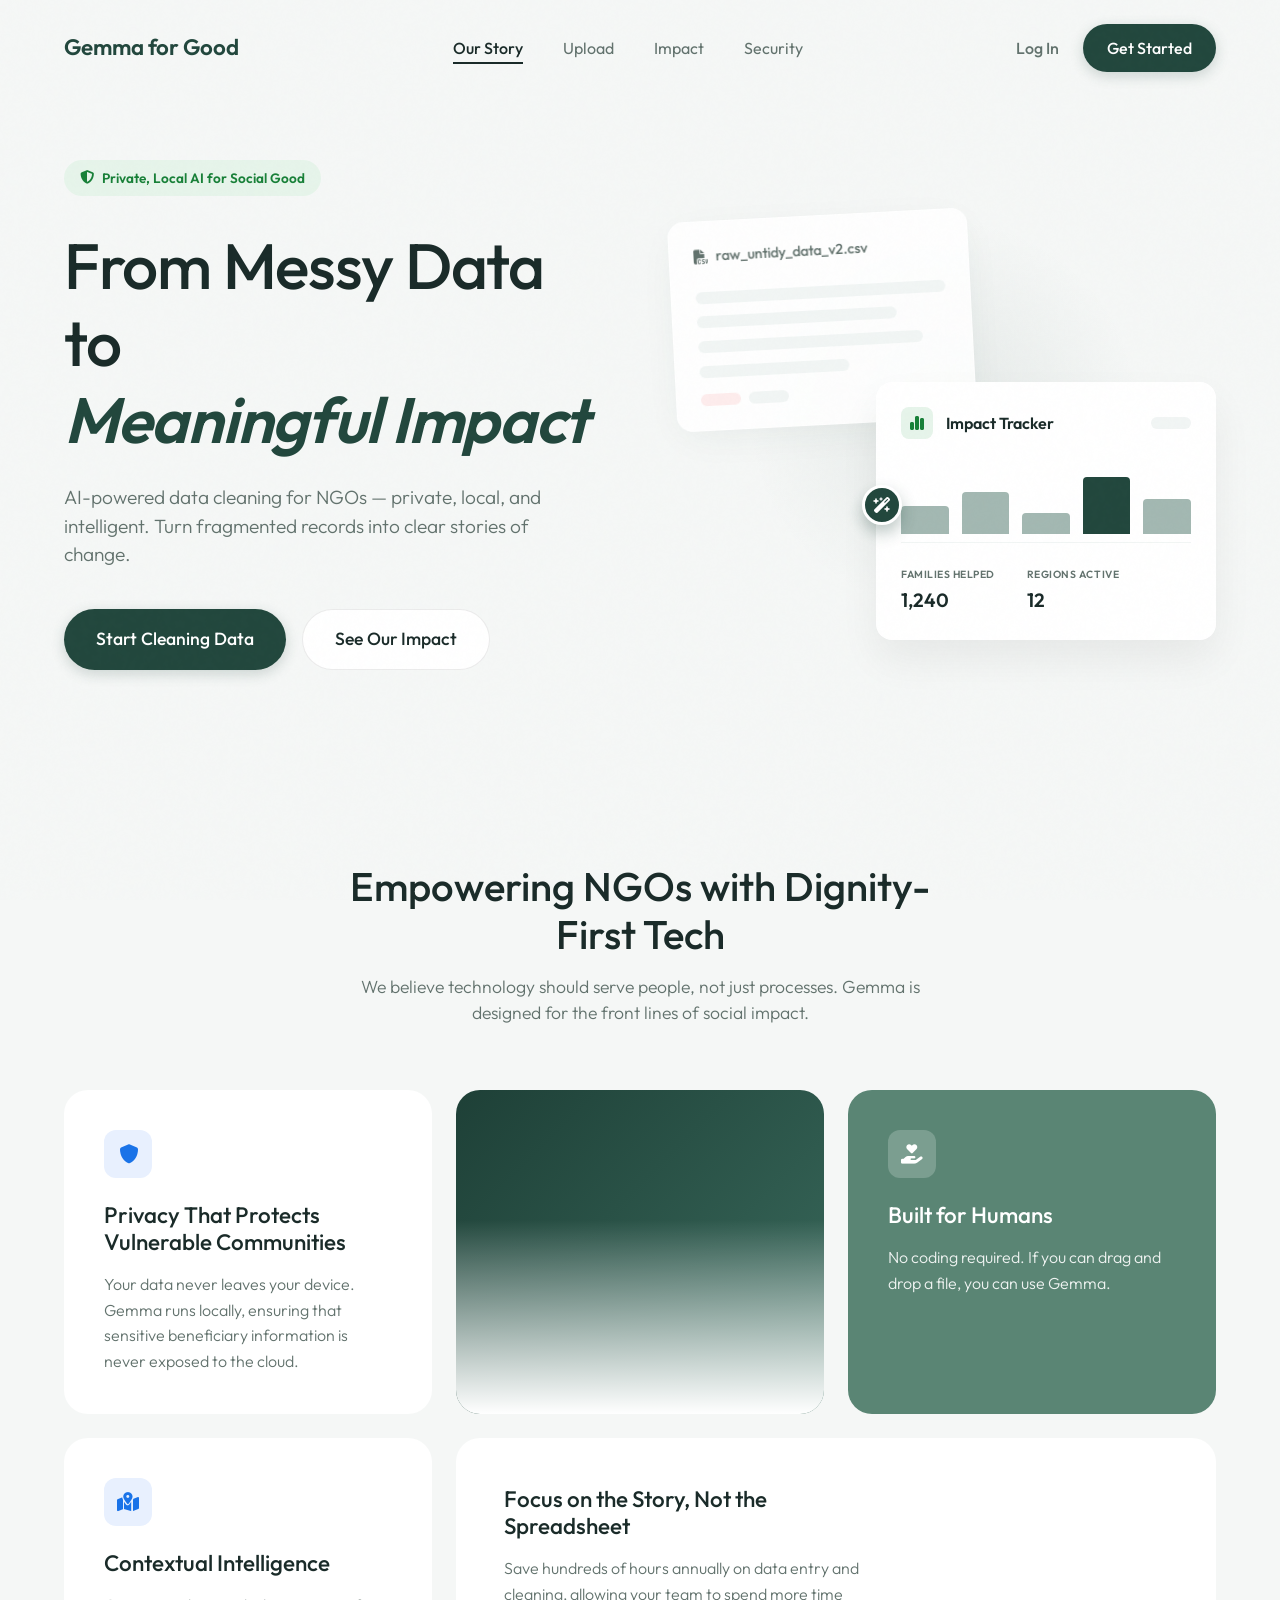
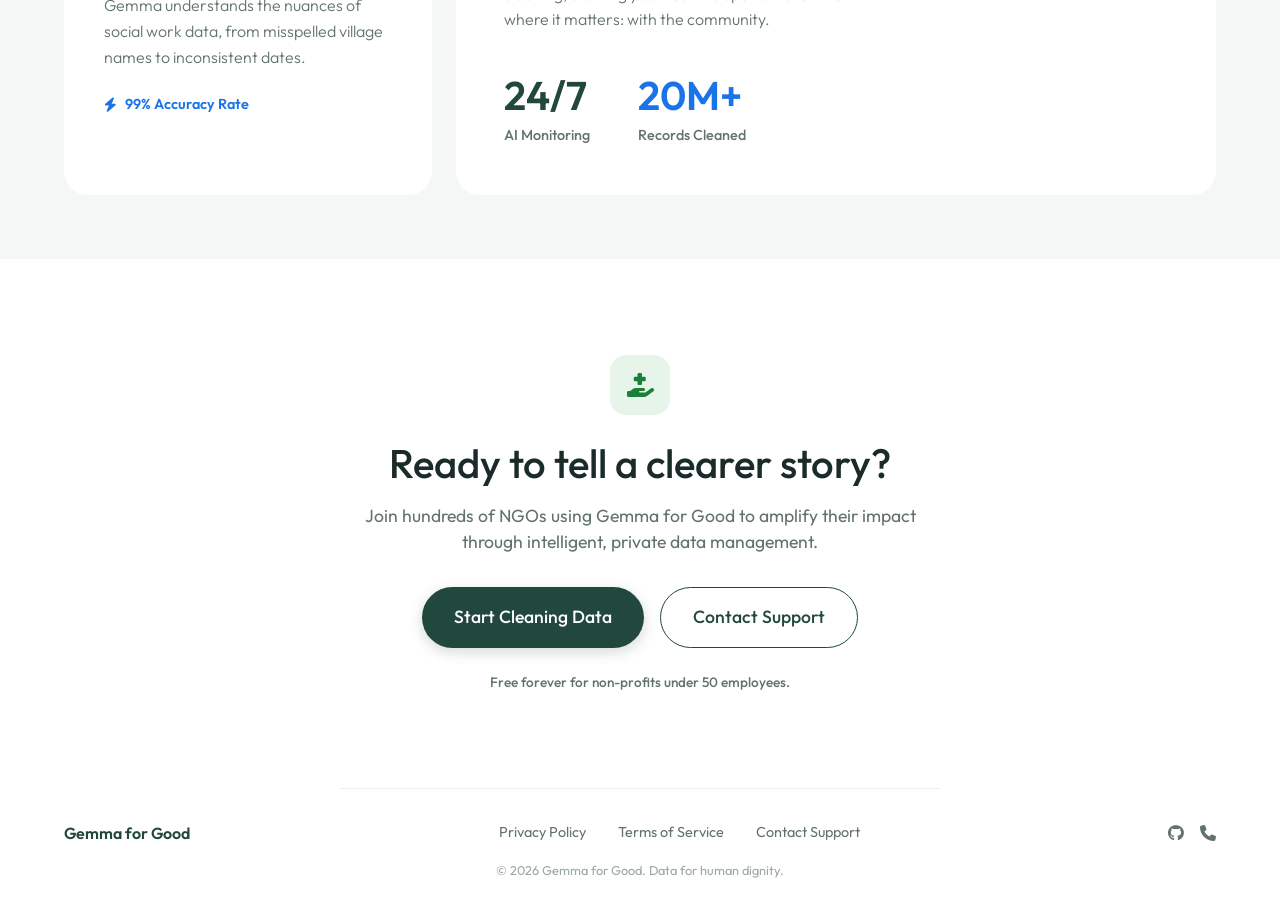
<file: public/index.html>
<!DOCTYPE html>
<html lang="en">
<head>
    <meta charset="UTF-8">
    <meta name="viewport" content="width=device-width, initial-scale=1.0">
    <title>Gemma for Good - AI Data Cleaning for NGOs</title>
    <!-- Use Google Fonts: Outfit for a modern, friendly tech feel -->
    <link href="https://fonts.googleapis.com/css2?family=Outfit:wght@300;400;500;600;700&display=swap" rel="stylesheet">
    <link rel="stylesheet" href="landing.css">
    <!-- Font Awesome for icons -->
    <link rel="stylesheet" href="https://cdnjs.cloudflare.com/ajax/libs/font-awesome/6.4.0/css/all.min.css">
</head>
<body>
    <div class="noise-overlay"></div>
    
    <!-- Navbar -->
    <nav class="navbar">
        <div class="nav-brand">
            <span class="logo-text">Gemma for Good</span>
        </div>
        <div class="nav-links">
            <a href="#" class="active">Our Story</a>
            <a href="/ui/dashboard.html">Upload</a>
            <a href="/ui/impact.html">Impact</a>
            <a href="#">Security</a>
        </div>
        <div class="nav-actions">
            <a href="#" class="login-link">Log In</a>
            <a href="/ui/dashboard.html" class="btn btn-primary">Get Started</a>
        </div>
    </nav>

    <!-- Hero Section -->
    <header class="hero">
        <div class="hero-content">
            <div class="badge">
                <i class="fa-solid fa-shield-halved"></i> Private, Local AI for Social Good
            </div>
            <h1>From Messy Data to <br><span class="highlight">Meaningful Impact</span></h1>
            <p>AI-powered data cleaning for NGOs — private, local, and intelligent. Turn fragmented records into clear stories of change.</p>
            <div class="hero-buttons">
                <a href="/ui/dashboard.html" class="btn btn-primary btn-large">Start Cleaning Data</a>
                <a href="#" class="btn btn-secondary btn-large">See Our Impact</a>
            </div>
        </div>
        
        <div class="hero-graphics">
            <!-- Background glow behind graphics -->
            <div class="hero-glow"></div>
            
            <!-- Mockup Graphics built with CSS/HTML -->
            <div class="mockup-card doc-mockup float-animation-1">
                <div class="mockup-header">
                    <i class="fa-solid fa-file-csv"></i> raw_untidy_data_v2.csv
                </div>
                <div class="mockup-body">
                    <div class="skeleton-line"></div>
                    <div class="skeleton-line" style="width: 80%"></div>
                    <div class="skeleton-line" style="width: 90%"></div>
                    <div class="skeleton-line" style="width: 60%"></div>
                    <div class="skeleton-row">
                        <div class="skeleton-pill error"></div>
                        <div class="skeleton-pill"></div>
                    </div>
                </div>
            </div>
            
            <div class="mockup-card chart-mockup float-animation-2">
                <div class="mockup-header-flex">
                    <div class="icon-circle"><i class="fa-solid fa-chart-simple"></i></div>
                    <span class="chart-title">Impact Tracker</span>
                    <div class="skeleton-line short-right"></div>
                </div>
                <div class="chart-bars">
                    <div class="bar h-40"></div>
                    <div class="bar h-60"></div>
                    <div class="bar h-30"></div>
                    <div class="bar h-80 dark"></div>
                    <div class="bar h-50"></div>
                </div>
                <div class="chart-stats">
                    <div class="stat">
                        <span class="label">FAMILIES HELPED</span>
                        <span class="value">1,240</span>
                    </div>
                    <div class="stat">
                        <span class="label">REGIONS ACTIVE</span>
                        <span class="value">12</span>
                    </div>
                </div>
                
                <!-- Magic wand icon overlapping -->
                <div class="magic-icon-badge hover-pulse">
                    <i class="fa-solid fa-wand-magic-sparkles"></i>
                </div>
            </div>
        </div>
    </header>

    <!-- Features Section -->
    <section class="features">
        <div class="section-header">
            <h2>Empowering NGOs with Dignity-First Tech</h2>
            <p>We believe technology should serve people, not just processes. Gemma is designed for the front lines of social impact.</p>
        </div>

        <div class="feature-grid">
            <!-- Feature 1 -->
            <div class="feature-card f-privacy hover-lift">
                <div class="icon-wrapper blue-icon">
                    <i class="fa-solid fa-shield"></i>
                </div>
                <h3>Privacy That Protects Vulnerable Communities</h3>
                <p>Your data never leaves your device. Gemma runs locally, ensuring that sensitive beneficiary information is never exposed to the cloud.</p>
            </div>
            
            <!-- Feature 2 (Image overlay style) -->
            <div class="feature-card f-image hover-lift">
                <!-- Utilizing CSS gradients for a forest abstract look if image is missing -->
                <div class="image-bg abstract-forest"></div>
                <div class="glass-overlay">
                    <div class="leaf-shape"></div>
                </div>
            </div>
            
            <!-- Feature 3 (Solid Green) -->
            <div class="feature-card f-humans dark-bg hover-lift">
                <div class="icon-wrapper white-icon">
                    <i class="fa-solid fa-hand-holding-heart"></i>
                </div>
                <h3>Built for Humans</h3>
                <p>No coding required. If you can drag and drop a file, you can use Gemma.</p>
            </div>
            
            <!-- Feature 4 -->
            <div class="feature-card f-context hover-lift">
                <div class="icon-wrapper blue-icon">
                    <i class="fa-solid fa-map-location-dot"></i>
                </div>
                <h3>Contextual Intelligence</h3>
                <p>Gemma understands the nuances of social work data, from misspelled village names to inconsistent dates.</p>
                <div class="accuracy-badge">
                    <i class="fa-solid fa-bolt"></i> 99% Accuracy Rate
                </div>
            </div>
            
            <!-- Feature 5 -->
            <div class="feature-card f-story wide-card hover-lift">
                <div class="story-content">
                    <h3>Focus on the Story, Not the Spreadsheet</h3>
                    <p>Save hundreds of hours annually on data entry and cleaning, allowing your team to spend more time where it matters: with the community.</p>
                    <div class="stats-row">
                        <div class="stat-item">
                            <span class="big-num">24/7</span>
                            <span class="stat-label">AI Monitoring</span>
                        </div>
                        <div class="stat-item">
                            <span class="big-num highlight-num">20M+</span>
                            <span class="stat-label">Records Cleaned</span>
                        </div>
                    </div>
                </div>
                <div class="story-image abstract-people"></div>
            </div>
        </div>
    </section>

    <!-- Testimonial Section -->
    <!-- <section class="testimonial-section">
        <div class="testimonial-card">
            <div class="quote-mark">"</div>
            <blockquote>
                Before Gemma, our staff spent 20 hours a week just fixing spreadsheets. Now, they're in the field with families, and we have the data to prove our impact to donors in real-time.
            </blockquote>
            <div class="author-info">
                <div class="avatar">
                    <img src="https://ui-avatars.com/api/?name=Sarah+Jenkins&background=22473D&color=fff&size=120&font-size=0.33" alt="Sarah Jenkins">
                </div>
                <div class="author-details">
                    <span class="name">Sarah Jenkins</span>
                    <span class="title">Executive Director, Clean Water Initiative</span>
                </div>
            </div>
        </div>
    </section> -->

    <!-- CTA & Footer -->
    <footer class="site-footer">
        <div class="footer-cta">
            <div class="cta-icon-wrapper">
                <i class="fa-solid fa-hand-holding-medical"></i>
            </div>
            <h2>Ready to tell a clearer story?</h2>
            <p>Join hundreds of NGOs using Gemma for Good to amplify their impact through intelligent, private data management.</p>
            <div class="cta-buttons">
                <a href="/ui/dashboard.html" class="btn btn-primary btn-large">Start Cleaning Data</a>
                <a href="mailto:devritika.gaur@gmail.com" class="btn btn-outline btn-large">Contact Support</a>
            </div>
            <p class="free-tier-note">Free forever for non-profits under 50 employees.</p>
        </div>
        
        <div class="footer-bottom">
            <div class="footer-brand">Gemma for Good</div>
            <div class="footer-links">
                <a href="#">Privacy Policy</a>
                <a href="#">Terms of Service</a>
                <a href="mailto:devritika.gaur@gmail.com">Contact Support</a>
            </div>
            <div class="footer-social">
                <a href="https://github.com/GaurRitika" target="_blank" title="GitHub: GaurRitika"><i class="fa-brands fa-github"></i></a>
                <a href="tel:+917905636064" title="Call: +91 7905636064"><i class="fa-solid fa-phone"></i></a>
            </div>
        </div>
        <div class="copyright">
            &copy; 2026 Gemma for Good. Data for human dignity.
        </div>
    </footer>
</body>
</html>
</file>
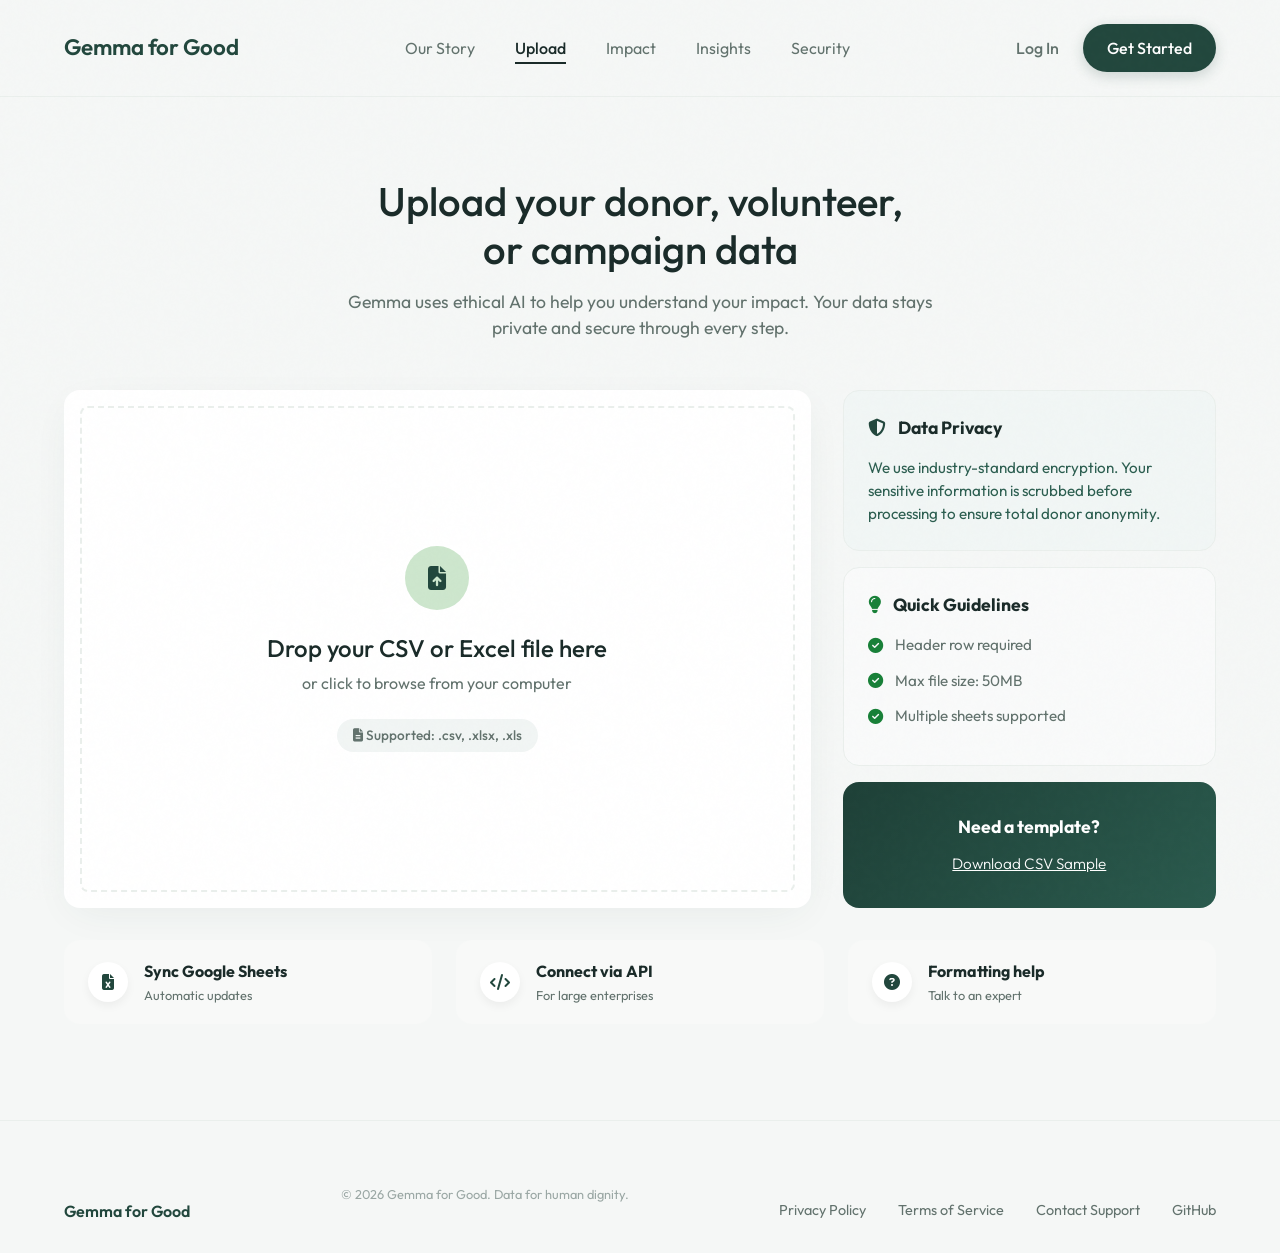
<file: public/dashboard.html>
<!DOCTYPE html>
<html lang="en">
<head>
    <meta charset="UTF-8">
    <meta name="viewport" content="width=device-width, initial-scale=1.0">
    <title>Upload - Gemma for Good</title>
    <!-- Use Google Fonts -->
    <link href="https://fonts.googleapis.com/css2?family=Outfit:wght@300;400;500;600;700&display=swap" rel="stylesheet">
    <link rel="stylesheet" href="landing.css">
    <!-- Font Awesome for icons -->
    <link rel="stylesheet" href="https://cdnjs.cloudflare.com/ajax/libs/font-awesome/6.4.0/css/all.min.css">
</head>
<body>
    <div class="noise-overlay"></div>
    
    <!-- Navbar -->
    <nav class="navbar border-bottom">
        <div class="nav-brand">
            <span class="logo-text">Gemma for Good</span>
        </div>
        <div class="nav-links">
            <a href="/ui/index.html">Our Story</a>
            <a href="/ui/dashboard.html" class="active">Upload</a>
            <a href="/ui/impact.html">Impact</a>
            <a href="#" id="nav-insights">Insights</a>
            <a href="#">Security</a>
        </div>
        <div class="nav-actions">
            <a href="#" class="login-link">Log In</a>
            <a href="/ui/index.html" class="btn btn-primary">Get Started</a>
        </div>
    </nav>

    <!-- Main Container -->
    <div class="app-dashboard-container">
        
        <!-- INITIAL UPLOAD VIEW -->
        <div id="upload-view">
            <!-- Hero Section -->
            <div class="upload-hero">
                <h2>Upload your donor, volunteer,<br>or campaign data</h2>
                <p>Gemma uses ethical AI to help you understand your impact. Your data stays<br>private and secure through every step.</p>
            </div>

            <!-- Upload Grid -->
            <div class="upload-grid">
                <!-- Dropzone Area -->
                <div class="upload-main-card">
                    <div id="dropzone" class="dropzone-area">
                        <input type="file" id="csv-upload" accept=".csv" style="opacity: 0; position: absolute; width: 0; height: 0; z-index: -1;">
                        
                        <div class="upload-icon-circle">
                            <i class="fa-solid fa-file-arrow-up"></i>
                        </div>
                        
                        <h3 id="dropzone-title">Drop your CSV or Excel file here</h3>
                        <p id="dropzone-text" class="dropzone-sub">or click to browse from your computer</p>
                        
                        <div class="supported-pill">
                            <i class="fa-solid fa-file-lines"></i> Supported: .csv, .xlsx, .xls
                        </div>
                        
                        <label for="csv-upload" class="hidden-label-overlay"></label>
                        
                        <!-- The start button that will appear after upload -->
                        <div id="start-action-container" class="hidden mt-3">
                            <button id="start-btn" class="btn btn-primary btn-large">Start Cleaning Data</button>
                        </div>
                    </div>
                </div>

                <!-- Sidebar Cards -->
                <div class="upload-sidebar">
                    <!-- Privacy Card -->
                    <div class="sidebar-card privacy-card">
                        <div class="card-header">
                            <i class="fa-solid fa-shield-halved"></i> <h4>Data Privacy</h4>
                        </div>
                        <p>We use industry-standard encryption. Your sensitive information is scrubbed before processing to ensure total donor anonymity.</p>
                    </div>

                    <!-- Guidelines Card -->
                    <div class="sidebar-card guidelines-card">
                        <div class="card-header">
                            <i class="fa-solid fa-lightbulb icon-green"></i> <h4>Quick Guidelines</h4>
                        </div>
                        <ul class="guidelines-list">
                            <li><i class="fa-solid fa-circle-check"></i> Header row required</li>
                            <li><i class="fa-solid fa-circle-check"></i> Max file size: 50MB</li>
                            <li><i class="fa-solid fa-circle-check"></i> Multiple sheets supported</li>
                        </ul>
                    </div>

                    <!-- Template Card -->
                    <div class="sidebar-card template-card">
                        <div class="template-overlay">
                            <h4>Need a template?</h4>
                            <a href="/ui/sample.csv" download="SUPER_MESSY_NGO_DONORS.csv" class="template-link">Download CSV Sample</a>
                        </div>
                    </div>
                </div>
            </div>

            <!-- Integrations Row -->
            <div class="integrations-row">
                <div class="integration-card">
                    <div class="int-icon"><i class="fa-solid fa-file-excel"></i></div>
                    <div class="int-text">
                        <h4>Sync Google Sheets</h4>
                        <p>Automatic updates</p>
                    </div>
                </div>
                <div class="integration-card">
                    <div class="int-icon"><i class="fa-solid fa-code"></i></div>
                    <div class="int-text">
                        <h4>Connect via API</h4>
                        <p>For large enterprises</p>
                    </div>
                </div>
                <div class="integration-card">
                    <div class="int-icon"><i class="fa-solid fa-circle-question"></i></div>
                    <div class="int-text">
                        <h4>Formatting help</h4>
                        <p>Talk to an expert</p>
                    </div>
                </div>
            </div>
        </div>

        <!-- HIDDEN WORKSPACE VIEW (Processing state) -->
        <main id="workspace-view" class="processing-container hidden">
            <div class="processing-layout">
                <!-- Left: Hero & Animated Progress Card -->
                <div class="processing-left slide-up">
                    <div class="copilot-badge">
                        <i class="fa-solid fa-wand-magic-sparkles"></i> AI COPILOT ACTIVE
                    </div>
                    
                    <h2 class="processing-hero-title">Refining your impact data for<br>maximum dignity.</h2>
                    <p class="processing-hero-sub">Gemma is working behind the scenes to ensure your dataset is clean, ethical, and ready for reporting. This process reduces human bias and manual labor.</p>
                    
                    <div class="progress-card">
                        <div class="progress-schema-badge">
                            <span class="dot green-dot"></span> JSON_SCHEMA_VALID
                        </div>
                        
                        <div class="pulsing-circle-container">
                            <div class="pulse-ring"></div>
                            <div class="pulse-ring delay"></div>
                            <div class="circle-core">
                                <i class="fa-solid fa-chart-line"></i>
                            </div>
                        </div>
                        
                        <h3 class="progress-title">Processing Records</h3>
                        <p class="progress-sub">Estimated time remaining: <span id="time-remaining">12</span> seconds</p>
                        
                        <div class="progress-bar-wrapper">
                            <div class="progress-fill" id="main-progress-fill"></div>
                        </div>
                        
                        <div class="encryption-badge">
                            <i class="fa-solid fa-lock"></i> AES-256 ENCRYPTED
                        </div>
                    </div>
                </div>

                <!-- Right: Processing Pipeline -->
                <div class="processing-right slide-up delay-1">
                    <div class="pipeline-card">
                        <h3 class="pipeline-title">Processing Pipeline</h3>
                        
                        <ul class="pipeline-timeline" id="pipeline-timeline">
                            <!-- Steps will be updated via JS -->
                            <li class="timeline-step pending" id="step-1">
                                <div class="step-icon"><i class="fa-solid fa-check"></i></div>
                                <div class="step-content">
                                    <h4>Analyzing dataset structure...</h4>
                                    <p>Schema detection in progress.</p>
                                </div>
                            </li>
                            
                            <li class="timeline-step pending" id="step-2">
                                <div class="step-icon"><i class="fa-solid fa-check"></i></div>
                                <div class="step-content">
                                    <h4>Detecting duplicates...</h4>
                                    <p>Waiting for analysis.</p>
                                </div>
                            </li>
                            
                            <li class="timeline-step pending" id="step-3">
                                <div class="step-icon"><i class="fa-solid fa-rotate"></i></div>
                                <div class="step-content">
                                    <h4>Fixing missing values...</h4>
                                    <p>Waiting for analysis.</p>
                                </div>
                            </li>
                            
                            <li class="timeline-step pending" id="step-4">
                                <div class="step-icon"><i class="fa-solid fa-hourglass-half"></i></div>
                                <div class="step-content">
                                    <h4>Standardizing formats...</h4>
                                    <p>Waiting for analysis.</p>
                                </div>
                            </li>
                        </ul>
                        
                        <div class="insight-box">
                            <i class="fa-solid fa-lightbulb"></i>
                            <div class="insight-content">
                                <h5>Gemma's Insight</h5>
                                <p id="gemma-insight-text">Analyzing dataset patterns to provide recommendations.</p>
                            </div>
                        </div>
                    </div>
                </div>
            </div>

            <!-- LIVE TABLE VIEW (Shown during processing) -->
            <div class="live-table-section slide-up delay-2" style="margin-top: 2rem;">
                <div class="table-card">
                    <div class="comp-header">
                        <span class="dot blue-dot" style="background-color: var(--accent-blue);"></span> <h4>Live Dataset Processing View</h4> <span class="comp-sub">Updating from Gemma...</span>
                    </div>
                    <div class="comp-table-wrapper" id="live-table-container">
                        <table id="live-table"></table>
                    </div>
                </div>
            </div>
        </main>

        <!-- HIDDEN RESULTS VIEW (Shown when processing is fully done) -->
        <main id="results-view" class="results-container hidden">
            <div class="results-hero">
                <h2>Cleaning Results</h2>
                <p>Your data has been processed using Gemma's specialized social impact models.<br>Below is the summary of improvements and the reconciled dataset.</p>
            </div>
            
            <!-- Summary Cards -->
            <div class="summary-cards-row">
                <div class="summary-card">
                    <div class="card-top">
                        <i class="fa-solid fa-copy summary-icon"></i>
                        <span class="pill pill-green">OPTIMIZED</span>
                    </div>
                    <div class="card-label">DUPLICATES REMOVED</div>
                    <div class="card-value"><span id="dupes-count">1,248</span> <span class="val-sub">entries</span></div>
                </div>
                
                <div class="summary-card">
                    <div class="card-top">
                        <i class="fa-solid fa-pen-to-square summary-icon"></i>
                        <span class="pill pill-blue">RESOLVED</span>
                    </div>
                    <div class="card-label">MISSING VALUES FIXED</div>
                    <div class="card-value"><span id="missing-count">4,912</span> <span class="val-sub">cells</span></div>
                </div>
                
                <div class="summary-card">
                    <div class="card-top">
                        <i class="fa-solid fa-arrow-trend-up summary-icon"></i>
                        <span class="pill pill-light-green">+24.5%</span>
                    </div>
                    <div class="card-label">DATA QUALITY IMPROVED</div>
                    <div class="card-value"><span id="quality-score">98.2%</span> <span class="val-sub">Total Score</span></div>
                </div>
            </div>
            
            <!-- Dataset Reconciliation Header -->
            <div class="reconciliation-header">
                <h3>Dataset Reconciliation</h3>
                <div class="recon-actions">
                    <button id="export-results-btn" class="btn btn-outline"><i class="fa-solid fa-download"></i> Export CSV</button>
                </div>
            </div>
            
            <!-- Comparison Tables -->
            <div class="comparison-grid">
                <!-- Before Table -->
                <div class="table-card before-card">
                    <div class="comp-header">
                        <span class="dot red-dot"></span> <h4>Before</h4> <span class="comp-sub" id="before-filename">Source: raw_survey_data.xls</span>
                    </div>
                    <div class="comp-table-wrapper" id="before-table-container">
                        <table id="results-raw-table"></table>
                    </div>
                </div>
                
                <!-- After Table -->
                <div class="table-card after-card">
                    <div class="comp-header">
                        <span class="dot green-dot"></span> <h4>After</h4> <span class="comp-sub green-text">Gemma Refined (AI Agent)</span>
                    </div>
                    <div class="comp-table-wrapper" id="after-table-container">
                        <table id="results-clean-table"></table>
                    </div>
                </div>
            </div>
            
            <!-- AI Intelligence Hub -->
            <div class="ai-hub-card">
                <div class="hub-left">
                    <div class="hub-title">
                        <i class="fa-solid fa-wand-magic-sparkles"></i> <h4>AI Intelligence Hub</h4>
                    </div>
                    <p>Gemma used natural language inference to map the missing "Full Name" for UID #9023 from previous interaction logs found in your shared NGO drive.</p>
                </div>
                
                <div class="hub-right">
                    <div class="hub-stat">
                        <div class="stat-label">INFERENCE CONFIDENCE</div>
                        <div class="progress-bar-container">
                            <div class="progress-bar" style="width: 94%;"></div>
                        </div>
                        <div class="stat-value">94% Average</div>
                    </div>
                    
                    <div class="hub-stat">
                        <div class="stat-label">STANDARDIZATION APPLIED</div>
                        <div class="tag-row">
                            <span class="tag">ISO-3166 Names</span>
                            <span class="tag">UTF-8 Normal</span>
                            <span class="tag">Title Case</span>
                        </div>
                    </div>
                </div>
            </div>

            <!-- NEW: DONOR IMPACT HISTORY SECTION -->
            <div id="donor-history-section" class="donor-history-container slide-up">
                <div class="reconciliation-header">
                    <h3>Donor Impact History</h3>
                    <p class="section-sub">A longitudinal view of engagement and community impact.</p>
                </div>

                <div class="history-grid" id="donor-history-grid">
                    <!-- Dynamic cards will be injected here by app.js -->
                </div>
            </div>
        </main>

    </div>
    
    <!-- Footer simplified -->
    <footer class="site-footer simple-footer">
        <div class="footer-bottom">
            <div class="footer-brand">Gemma for Good</div>
            <div class="copyright">&copy; 2026 Gemma for Good. Data for human dignity.</div>
            <div class="footer-links">
                <a href="#">Privacy Policy</a>
                <a href="#">Terms of Service</a>
                <a href="mailto:devritika.gaur@gmail.com">Contact Support</a>
                <a href="https://github.com/GaurRitika">GitHub</a>
            </div>
        </div>
    </footer>

    <script src="app.js"></script>
</body>
</html>
</file>
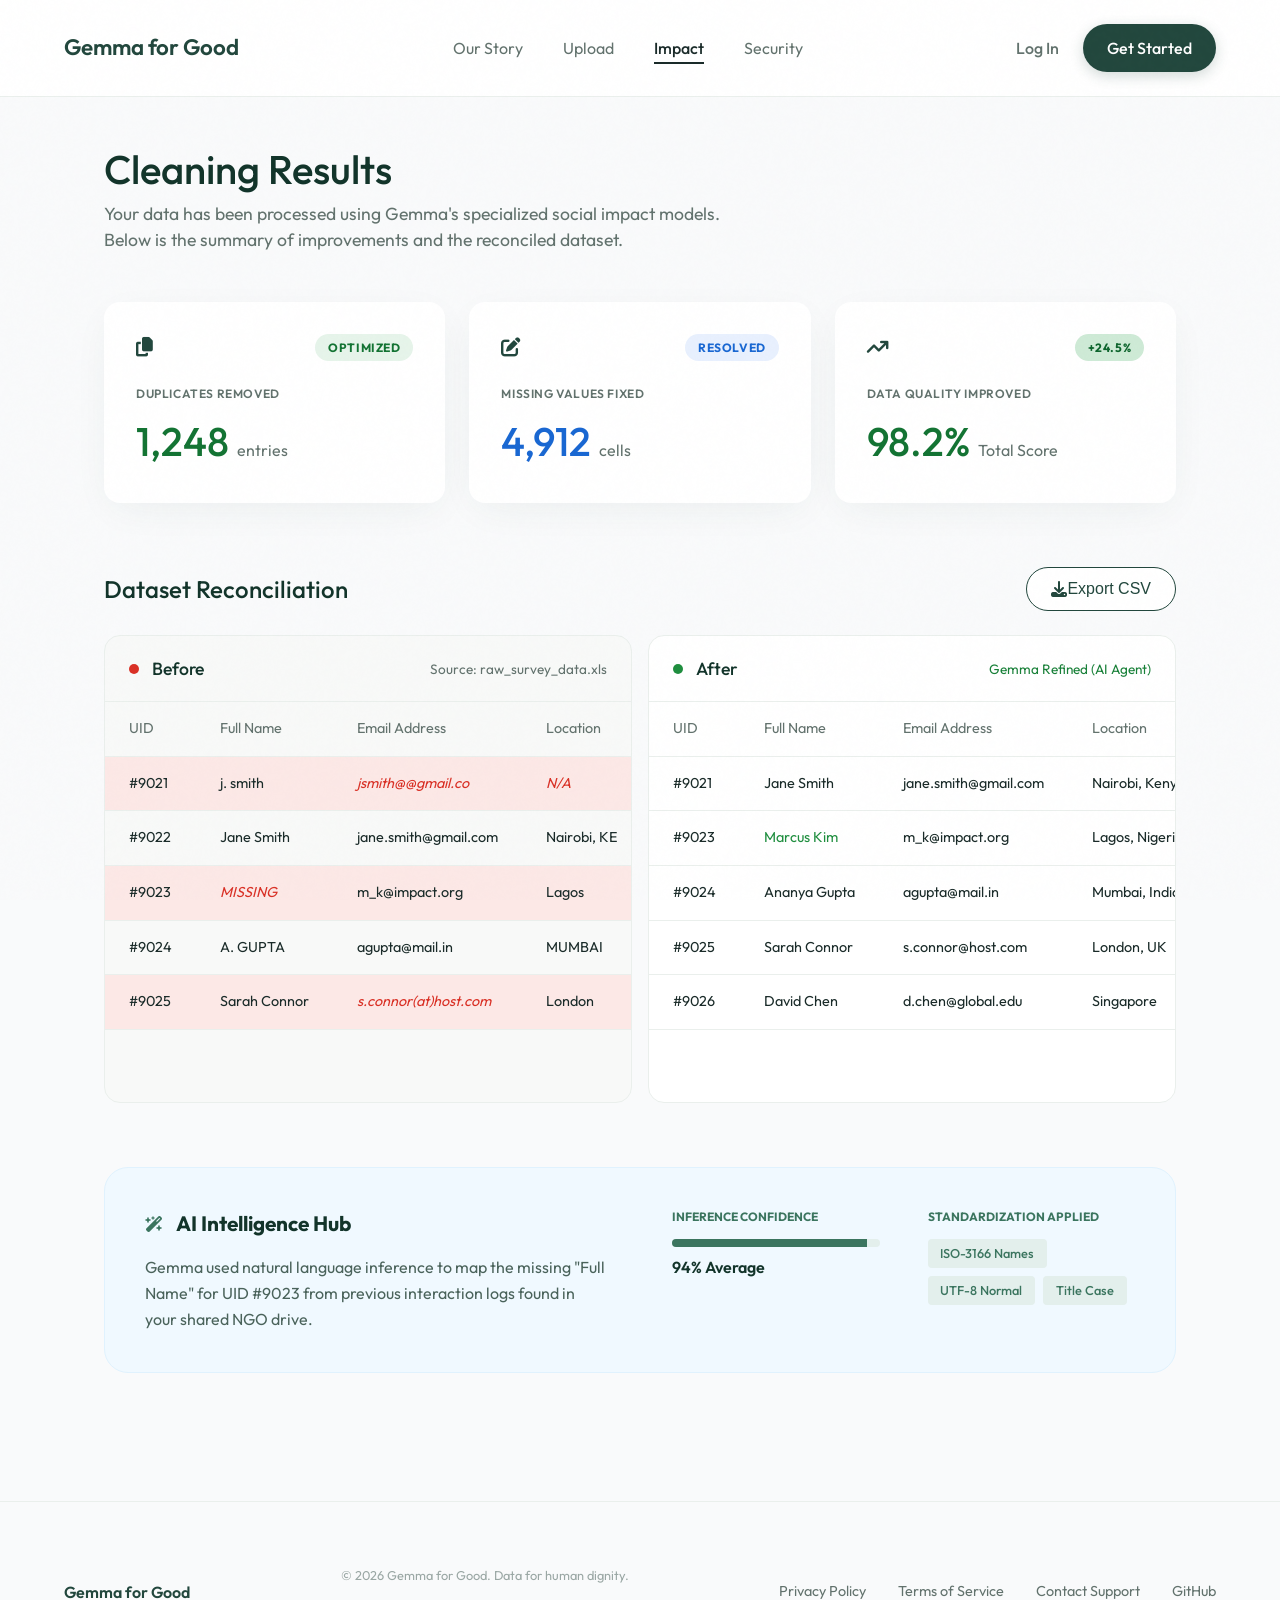
<file: public/impact.html>
<!DOCTYPE html>
<html lang="en">
<head>
    <meta charset="UTF-8">
    <meta name="viewport" content="width=device-width, initial-scale=1.0">
    <title>Impact - Gemma for Good</title>
    <!-- Use Google Fonts -->
    <link href="https://fonts.googleapis.com/css2?family=Outfit:wght@300;400;500;600;700&display=swap" rel="stylesheet">
    <link rel="stylesheet" href="landing.css">
    <!-- Font Awesome for icons -->
    <link rel="stylesheet" href="https://cdnjs.cloudflare.com/ajax/libs/font-awesome/6.4.0/css/all.min.css">
</head>
<body style="background: #F9FAFB;">
    <div class="noise-overlay"></div>
    
    <!-- Navbar -->
    <nav class="navbar border-bottom" style="background: white;">
        <div class="nav-brand">
            <span class="logo-text">Gemma for Good</span>
        </div>
        <div class="nav-links">
            <a href="/ui/index.html">Our Story</a>
            <a href="/ui/dashboard.html">Upload</a>
            <a href="#" class="active">Impact</a>
            <a href="#">Security</a>
        </div>
        <div class="nav-actions">
            <a href="#" class="login-link">Log In</a>
            <a href="/ui/dashboard.html" class="btn btn-primary">Get Started</a>
        </div>
    </nav>

    <!-- Main Container -->
    <div class="app-dashboard-container" style="max-width: 1200px; margin: 0 auto; padding-bottom: 4rem;">
        
        <!-- VISIBLE RESULTS VIEW (Static for Impact Page) -->
        <main id="results-view" class="results-container" style="animation: none;">
            <div class="results-hero">
                <h2 style="color: #12342A;">Cleaning Results</h2>
                <p>Your data has been processed using Gemma's specialized social impact models.<br>Below is the summary of improvements and the reconciled dataset.</p>
            </div>
            
            <!-- Summary Cards -->
            <div class="summary-cards-row">
                <div class="summary-card" style="background: white;">
                    <div class="card-top">
                        <i class="fa-solid fa-copy summary-icon"></i>
                        <span class="pill pill-green">OPTIMIZED</span>
                    </div>
                    <div class="card-label">DUPLICATES REMOVED</div>
                    <div class="card-value"><span id="dupes-count">1,248</span> <span class="val-sub">entries</span></div>
                </div>
                
                <div class="summary-card" style="background: white;">
                    <div class="card-top">
                        <i class="fa-solid fa-pen-to-square summary-icon"></i>
                        <span class="pill pill-blue">RESOLVED</span>
                    </div>
                    <div class="card-label">MISSING VALUES FIXED</div>
                    <div class="card-value"><span id="missing-count">4,912</span> <span class="val-sub">cells</span></div>
                </div>
                
                <div class="summary-card" style="background: white;">
                    <div class="card-top">
                        <i class="fa-solid fa-arrow-trend-up summary-icon"></i>
                        <span class="pill pill-light-green">+24.5%</span>
                    </div>
                    <div class="card-label">DATA QUALITY IMPROVED</div>
                    <div class="card-value"><span id="quality-score">98.2%</span> <span class="val-sub">Total Score</span></div>
                </div>
            </div>
            
            <!-- Dataset Reconciliation Header -->
            <div class="reconciliation-header">
                <h3 style="color: #12342A;">Dataset Reconciliation</h3>
                <div class="recon-actions">
                    <button id="export-results-btn" class="btn btn-outline" style="background: white;"><i class="fa-solid fa-download"></i> Export CSV</button>
                </div>
            </div>
            
            <!-- Comparison Tables -->
            <div class="comparison-grid">
                <!-- Before Table -->
                <div class="table-card before-card">
                    <div class="comp-header">
                        <span class="dot red-dot"></span> <h4 style="color: #12342A; font-weight: 500;">Before</h4> <span class="comp-sub" id="before-filename">Source: raw_survey_data.xls</span>
                    </div>
                    <div class="comp-table-wrapper" id="before-table-container">
                        <table style="width: 100%; border-collapse: collapse; font-size: 0.9rem;">
                            <thead>
                                <tr style="text-align: left; color: #4A635B;">
                                    <th style="padding: 1rem 1.5rem; font-weight: 400;">UID</th>
                                    <th style="padding: 1rem 1.5rem; font-weight: 400;">Full Name</th>
                                    <th style="padding: 1rem 1.5rem; font-weight: 400;">Email Address</th>
                                    <th style="padding: 1rem 1.5rem; font-weight: 400;">Location</th>
                                </tr>
                            </thead>
                            <tbody>
                                <tr class="error-row">
                                    <td style="padding: 1rem 1.5rem;">#9021</td>
                                    <td style="padding: 1rem 1.5rem;">j. smith</td>
                                    <td style="padding: 1rem 1.5rem;"><span class="error-text">jsmith@@gmail.co</span></td>
                                    <td style="padding: 1rem 1.5rem;"><span class="error-text">N/A</span></td>
                                </tr>
                                <tr>
                                    <td style="padding: 1rem 1.5rem;">#9022</td>
                                    <td style="padding: 1rem 1.5rem;">Jane Smith</td>
                                    <td style="padding: 1rem 1.5rem;">jane.smith@gmail.com</td>
                                    <td style="padding: 1rem 1.5rem;">Nairobi, KE</td>
                                </tr>
                                <tr class="error-row">
                                    <td style="padding: 1rem 1.5rem;">#9023</td>
                                    <td style="padding: 1rem 1.5rem;"><span class="error-text">MISSING</span></td>
                                    <td style="padding: 1rem 1.5rem;">m_k@impact.org</td>
                                    <td style="padding: 1rem 1.5rem;">Lagos</td>
                                </tr>
                                <tr>
                                    <td style="padding: 1rem 1.5rem;">#9024</td>
                                    <td style="padding: 1rem 1.5rem;">A. GUPTA</td>
                                    <td style="padding: 1rem 1.5rem;">agupta@mail.in</td>
                                    <td style="padding: 1rem 1.5rem;">MUMBAI</td>
                                </tr>
                                <tr class="error-row">
                                    <td style="padding: 1rem 1.5rem;">#9025</td>
                                    <td style="padding: 1rem 1.5rem;">Sarah Connor</td>
                                    <td style="padding: 1rem 1.5rem;"><span class="error-text">s.connor(at)host.com</span></td>
                                    <td style="padding: 1rem 1.5rem;">London</td>
                                </tr>
                            </tbody>
                        </table>
                    </div>
                </div>
                
                <!-- After Table -->
                <div class="table-card after-card" style="background: white;">
                    <div class="comp-header">
                        <span class="dot green-dot"></span> <h4 style="color: #12342A; font-weight: 500;">After</h4> <span class="comp-sub green-text">Gemma Refined (AI Agent)</span>
                    </div>
                    <div class="comp-table-wrapper" id="after-table-container">
                        <table style="width: 100%; border-collapse: collapse; font-size: 0.9rem;">
                            <thead>
                                <tr style="text-align: left; color: #1E8E3E;">
                                    <th style="padding: 1rem 1.5rem; font-weight: 400;">UID</th>
                                    <th style="padding: 1rem 1.5rem; font-weight: 400;">Full Name</th>
                                    <th style="padding: 1rem 1.5rem; font-weight: 400;">Email Address</th>
                                    <th style="padding: 1rem 1.5rem; font-weight: 400;">Location</th>
                                </tr>
                            </thead>
                            <tbody>
                                <tr>
                                    <td style="padding: 1rem 1.5rem;">#9021</td>
                                    <td style="padding: 1rem 1.5rem;">Jane Smith</td>
                                    <td style="padding: 1rem 1.5rem;">jane.smith@gmail.com</td>
                                    <td style="padding: 1rem 1.5rem;">Nairobi, Kenya</td>
                                </tr>
                                <tr>
                                    <td style="padding: 1rem 1.5rem;">#9023</td>
                                    <td style="padding: 1rem 1.5rem;"><span class="fixed-text">Marcus Kim</span></td>
                                    <td style="padding: 1rem 1.5rem;">m_k@impact.org</td>
                                    <td style="padding: 1rem 1.5rem;">Lagos, Nigeria</td>
                                </tr>
                                <tr>
                                    <td style="padding: 1rem 1.5rem;">#9024</td>
                                    <td style="padding: 1rem 1.5rem;">Ananya Gupta</td>
                                    <td style="padding: 1rem 1.5rem;">agupta@mail.in</td>
                                    <td style="padding: 1rem 1.5rem;">Mumbai, India</td>
                                </tr>
                                <tr>
                                    <td style="padding: 1rem 1.5rem;">#9025</td>
                                    <td style="padding: 1rem 1.5rem;">Sarah Connor</td>
                                    <td style="padding: 1rem 1.5rem;">s.connor@host.com</td>
                                    <td style="padding: 1rem 1.5rem;">London, UK</td>
                                </tr>
                                <tr>
                                    <td style="padding: 1rem 1.5rem;">#9026</td>
                                    <td style="padding: 1rem 1.5rem;">David Chen</td>
                                    <td style="padding: 1rem 1.5rem;">d.chen@global.edu</td>
                                    <td style="padding: 1rem 1.5rem;">Singapore</td>
                                </tr>
                            </tbody>
                        </table>
                    </div>
                </div>
            </div>
            
            <!-- AI Intelligence Hub -->
            <div class="ai-hub-card">
                <div class="hub-left">
                    <div class="hub-title">
                        <i class="fa-solid fa-wand-magic-sparkles"></i> <h4>AI Intelligence Hub</h4>
                    </div>
                    <p>Gemma used natural language inference to map the missing "Full Name" for UID #9023 from previous interaction logs found in your shared NGO drive.</p>
                </div>
                
                <div class="hub-right">
                    <div class="hub-stat">
                        <div class="stat-label">INFERENCE CONFIDENCE</div>
                        <div class="progress-bar-container">
                            <div class="progress-bar" style="width: 94%;"></div>
                        </div>
                        <div class="stat-value">94% Average</div>
                    </div>
                    
                    <div class="hub-stat">
                        <div class="stat-label">STANDARDIZATION APPLIED</div>
                        <div class="tag-row">
                            <span class="tag">ISO-3166 Names</span>
                            <span class="tag">UTF-8 Normal</span>
                            <span class="tag">Title Case</span>
                        </div>
                    </div>
                </div>
            </div>
        </main>

    </div>
    
    <!-- Footer -->
    <footer class="site-footer simple-footer">
        <div class="footer-bottom">
            <div class="footer-brand">Gemma for Good</div>
            <div class="copyright">&copy; 2026 Gemma for Good. Data for human dignity.</div>
            <div class="footer-links">
                <a href="#">Privacy Policy</a>
                <a href="#">Terms of Service</a>
                <a href="mailto:devritika.gaur@gmail.com">Contact Support</a>
                <a href="https://github.com/GaurRitika">GitHub</a>
            </div>
        </div>
    </footer>
</body>
</html>
</file>
<file: public/landing.css>
/* landing.css - Premium Modern Design for Gemma for Good */

:root {
    /* Color Palette */
    --primary: #22473D;
    --primary-light: #2C5E50;
    --bg: #F5F7F6;
    --card-bg: #FFFFFF;
    --text-main: #1A2B29;
    --text-muted: #62726D;
    --accent-blue-bg: #E8F0FE;
    --accent-blue: #1A73E8;
    --accent-green-bg: #E6F4EA;
    --accent-green: #188038;
    
    --shadow-soft: 0 10px 40px -10px rgba(34, 71, 61, 0.08);
    --shadow-hover: 0 20px 50px -15px rgba(34, 71, 61, 0.15);
    
    --radius-lg: 24px;
    --radius-md: 16px;
    --radius-sm: 8px;
    
    --font-main: 'Outfit', -apple-system, BlinkMacSystemFont, sans-serif;
}

* {
    margin: 0;
    padding: 0;
    box-sizing: border-box;
}

body {
    font-family: var(--font-main);
    background-color: var(--bg);
    color: var(--text-main);
    line-height: 1.5;
    overflow-x: hidden;
}

/* Subtle texture overlay */
.noise-overlay {
    position: fixed;
    top: 0; left: 0; width: 100vw; height: 100vh;
    pointer-events: none;
    z-index: 9999;
    opacity: 0.015;
    background-image: url("data:image/svg+xml,%3Csvg viewBox='0 0 200 200' xmlns='http://www.w3.org/2000/svg'%3E%3Cfilter id='noiseFilter'%3E%3CfeTurbulence type='fractalNoise' baseFrequency='0.65' numOctaves='3' stitchTiles='stitch'/%3E%3C/filter%3E%3Crect width='100%25' height='100%25' filter='url(%23noiseFilter)'/%3E%3C/svg%3E");
}

/* Typography Utility */
h1, h2, h3 {
    line-height: 1.2;
    font-weight: 500;
}

a {
    text-decoration: none;
    color: inherit;
}

/* Buttons */
.btn {
    display: inline-flex;
    align-items: center;
    justify-content: center;
    padding: 0.75rem 1.5rem;
    border-radius: 50px;
    font-weight: 500;
    font-size: 1rem;
    cursor: pointer;
    transition: all 0.3s cubic-bezier(0.16, 1, 0.3, 1);
    border: none;
}

.btn-primary {
    background-color: var(--primary);
    color: #fff;
    box-shadow: 0 4px 14px rgba(34, 71, 61, 0.2);
}

.btn-primary:hover {
    background-color: var(--primary-light);
    transform: translateY(-2px);
    box-shadow: 0 6px 20px rgba(34, 71, 61, 0.3);
}

.btn-secondary {
    background-color: #fff;
    color: var(--text-main);
    border: 1px solid rgba(0,0,0,0.08);
}

.btn-secondary:hover {
    background-color: #f8f9f8;
    transform: translateY(-2px);
}

.btn-outline {
    background-color: transparent;
    color: var(--primary);
    border: 1px solid var(--primary);
}

.btn-outline:hover {
    background-color: rgba(34, 71, 61, 0.05);
}

.btn-large {
    padding: 1rem 2rem;
    font-size: 1.1rem;
}

/* Navbar */
.navbar {
    display: flex;
    justify-content: space-between;
    align-items: center;
    padding: 1.5rem 4rem;
    background-color: transparent;
    position: relative;
    z-index: 100;
}

.logo-text {
    font-weight: 600;
    font-size: 1.4rem;
    color: var(--primary);
}

.nav-links {
    display: flex;
    gap: 2.5rem;
}

.nav-links a {
    color: var(--text-muted);
    font-weight: 400;
    font-size: 1rem;
    transition: color 0.2s;
}

.nav-links a.active {
    color: var(--text-main);
    font-weight: 500;
    position: relative;
}

.nav-links a.active::after {
    content: '';
    position: absolute;
    bottom: -4px;
    left: 0;
    width: 100%;
    height: 2px;
    background-color: var(--text-main);
}

.nav-links a:hover {
    color: var(--text-main);
}

.nav-actions {
    display: flex;
    align-items: center;
    gap: 1.5rem;
}

.login-link {
    font-weight: 500;
    color: var(--text-muted);
}
.login-link:hover { color: var(--text-main); }


/* Hero Section */
.hero {
    display: flex;
    padding: 4rem 4rem 8rem 4rem;
    max-width: 1400px;
    margin: 0 auto;
    align-items: center;
    position: relative;
}

.hero-content {
    flex: 1;
    padding-right: 4rem;
    z-index: 10;
}

.badge {
    display: inline-flex;
    align-items: center;
    gap: 0.5rem;
    background-color: var(--accent-green-bg);
    color: var(--accent-green);
    padding: 0.5rem 1rem;
    border-radius: 50px;
    font-size: 0.85rem;
    font-weight: 600;
    margin-bottom: 2rem;
}

.hero h1 {
    font-size: 4rem;
    margin-bottom: 1.5rem;
    color: var(--text-main);
    letter-spacing: -0.02em;
}

.hero h1 .highlight {
    color: var(--primary);
    font-style: italic;
    font-weight: 600;
}

.hero p {
    font-size: 1.2rem;
    color: var(--text-muted);
    margin-bottom: 2.5rem;
    max-width: 500px;
    font-weight: 300;
}

.hero-buttons {
    display: flex;
    gap: 1rem;
}


/* Hero Graphics & Floating UI */
.hero-graphics {
    flex: 1;
    position: relative;
    height: 500px;
    display: flex;
    justify-content: center;
    align-items: center;
}

.hero-glow {
    position: absolute;
    width: 400px;
    height: 400px;
    background: radial-gradient(circle, rgba(34, 71, 61, 0.08) 0%, rgba(255,255,255,0) 70%);
    top: 50%;
    left: 50%;
    transform: translate(-50%, -50%);
    z-index: 0;
}

.mockup-card {
    background: rgba(255, 255, 255, 0.85);
    backdrop-filter: blur(16px);
    -webkit-backdrop-filter: blur(16px);
    border: 1px solid rgba(255, 255, 255, 0.5);
    border-radius: var(--radius-md);
    padding: 1.5rem;
    box-shadow: var(--shadow-soft);
    position: absolute;
    z-index: 2;
}

.doc-mockup {
    width: 300px;
    top: 10%;
    left: 0;
    transform: rotate(-3deg);
}

.chart-mockup {
    width: 340px;
    bottom: 5%;
    right: 0;
    background: #ffffff;
    box-shadow: 0 20px 40px rgba(0,0,0,0.06);
}

/* Animations */
@keyframes float1 {
    0%, 100% { transform: translateY(0) rotate(-3deg); }
    50% { transform: translateY(-15px) rotate(-2deg); }
}

@keyframes float2 {
    0%, 100% { transform: translateY(0); }
    50% { transform: translateY(-10px); }
}

.float-animation-1 { animation: float1 6s ease-in-out infinite; }
.float-animation-2 { animation: float2 5s ease-in-out infinite 1s; }

/* Mockup Internals */
.mockup-header {
    display: flex;
    align-items: center;
    gap: 0.5rem;
    color: var(--text-muted);
    font-size: 0.9rem;
    font-weight: 500;
    margin-bottom: 1.5rem;
}

.mockup-header-flex {
    display: flex;
    align-items: center;
    gap: 0.8rem;
    margin-bottom: 1.5rem;
}

.icon-circle {
    width: 32px; height: 32px;
    background: var(--accent-green-bg);
    color: var(--accent-green);
    border-radius: 8px;
    display: flex; align-items: center; justify-content: center;
}

.chart-title {
    font-weight: 600;
    font-size: 1rem;
}

.skeleton-line {
    height: 12px;
    background: #F1F5F4;
    border-radius: 6px;
    margin-bottom: 0.8rem;
}

.skeleton-row {
    display: flex; gap: 0.5rem; margin-top: 1rem;
}

.skeleton-pill {
    height: 12px; width: 40px;
    background: #F1F5F4;
    border-radius: 10px;
}
.skeleton-pill.error { background: #FDECEC; }

.short-right { width: 40px; margin-left: auto; margin-bottom: 0; }

.chart-bars {
    display: flex;
    align-items: flex-end;
    gap: 0.8rem;
    height: 80px;
    margin-bottom: 1.5rem;
    padding-bottom: 0.5rem;
    border-bottom: 1px solid #F1F5F4;
}

.bar {
    flex: 1;
    background-color: #A3B8B2;
    border-radius: 4px 4px 0 0;
}

.bar.dark { background-color: var(--primary); }

.h-40 { height: 40%; } .h-60 { height: 60%; }
.h-30 { height: 30%; } .h-80 { height: 80%; }
.h-50 { height: 50%; }

.chart-stats {
    display: flex;
    gap: 2rem;
}

.stat .label {
    display: block; font-size: 0.65rem; color: var(--text-muted); font-weight: 600; letter-spacing: 0.05em; margin-bottom: 0.2rem;
}
.stat .value {
    display: block; font-size: 1.2rem; font-weight: 600; color: var(--text-main);
}

.magic-icon-badge {
    position: absolute;
    left: -15px; top: 40%;
    width: 40px; height: 40px;
    background: var(--primary);
    color: white;
    border-radius: 50%;
    display: flex; align-items: center; justify-content: center;
    box-shadow: 0 8px 16px rgba(34, 71, 61, 0.3);
    border: 3px solid white;
}

/* Features Section */
.features {
    padding: 4rem 4rem;
    max-width: 1400px;
    margin: 0 auto;
}

.section-header {
    text-align: center;
    max-width: 600px;
    margin: 0 auto 4rem auto;
}

.section-header h2 {
    font-size: 2.5rem;
    margin-bottom: 1rem;
}

.section-header p {
    color: var(--text-muted);
    font-size: 1.1rem;
    font-weight: 300;
}

.feature-grid {
    display: grid;
    grid-template-columns: repeat(3, 1fr);
    grid-template-rows: auto auto;
    gap: 1.5rem;
}

.feature-card {
    background: var(--card-bg);
    border-radius: var(--radius-lg);
    padding: 2.5rem;
    position: relative;
    overflow: hidden;
    transition: transform 0.3s ease, box-shadow 0.3s ease;
}

.hover-lift:hover {
    transform: translateY(-5px);
    box-shadow: var(--shadow-hover);
}

.icon-wrapper {
    width: 48px; height: 48px;
    border-radius: 12px;
    display: flex; align-items: center; justify-content: center;
    font-size: 1.2rem;
    margin-bottom: 1.5rem;
}

.blue-icon { background: var(--accent-blue-bg); color: var(--accent-blue); }
.white-icon { background: rgba(255,255,255,0.2); color: #fff; }

.feature-card h3 {
    font-size: 1.4rem;
    margin-bottom: 1rem;
}

.feature-card p {
    color: var(--text-muted);
    font-size: 1rem;
    font-weight: 300;
    line-height: 1.6;
}

/* Specific Feature Cards */
.f-privacy { grid-column: 1 / 2; }
.f-image { 
    grid-column: 2 / 3; 
    padding: 0;
}

.abstract-forest {
    width: 100%; height: 100%;
    background: linear-gradient(135deg, #1e4037 0%, #3a6b5d 100%);
}

.glass-overlay {
    position: absolute;
    bottom: 0; left: 0; width: 100%; height: 60%;
    background: linear-gradient(to top, var(--card-bg) 0%, rgba(255,255,255,0) 100%);
    display: flex; justify-content: center; align-items: flex-end; padding-bottom: 2rem;
}

.f-humans {
    grid-column: 3 / 4;
    background: #5A8574; /* Distinct lighter green */
    color: white;
}
.f-humans p { color: rgba(255,255,255,0.9); }

.f-context { grid-column: 1 / 2; }

.accuracy-badge {
    display: inline-flex; align-items: center; gap: 0.5rem;
    margin-top: 1.5rem;
    font-size: 0.9rem; font-weight: 600; color: var(--accent-blue);
}

.f-story {
    grid-column: 2 / 4;
    display: flex;
    padding: 0;
}

.story-content {
    flex: 1;
    padding: 3rem;
}

.story-image {
    flex: 0.8;
    background: linear-gradient(to right, transparent, #e5edea);
    background-image: url('https://images.unsplash.com/photo-1542810634-71277d95dc82?auto=format&fit=crop&w=600&q=80');
    background-size: cover;
    background-position: center;
}

.stats-row {
    display: flex;
    gap: 3rem;
    margin-top: 2rem;
}

.stat-item {
    display: flex; flex-direction: column;
}

.big-num {
    font-size: 2.5rem; font-weight: 600; color: var(--primary);
}
.highlight-num { color: var(--accent-blue); }

.stat-label { font-size: 0.9rem; color: var(--text-muted); font-weight: 500; }

/* Testimonial */
.testimonial-section {
    padding: 6rem 4rem;
    display: flex; justify-content: center;
}

.testimonial-card {
    background: #EAEFEC;
    border-radius: var(--radius-lg);
    padding: 4rem;
    max-width: 900px;
    position: relative;
    text-align: center;
}

.quote-mark {
    position: absolute;
    top: 2rem; left: 2rem;
    font-size: 6rem;
    color: rgba(34, 71, 61, 0.05);
    font-family: serif;
    line-height: 1;
}

blockquote {
    font-size: 1.8rem;
    font-weight: 400;
    color: var(--text-main);
    line-height: 1.4;
    margin-bottom: 2.5rem;
    position: relative;
    z-index: 2;
    font-style: italic;
}

.author-info {
    display: flex;
    align-items: center;
    justify-content: center;
    gap: 1rem;
}

.avatar img {
    width: 50px; height: 50px; border-radius: 50%;
}

.author-details {
    display: flex; flex-direction: column; text-align: left;
}

.author-details .name { font-weight: 600; font-size: 1rem; }
.author-details .title { font-size: 0.85rem; color: var(--text-muted); }

/* Footer & Final CTA */
.site-footer {
    background: #FFFFFF;
    padding-top: 6rem;
}

.footer-cta {
    text-align: center;
    max-width: 600px;
    margin: 0 auto;
    padding-bottom: 4rem;
    border-bottom: 1px solid #EAEFEC;
}

.cta-icon-wrapper {
    width: 60px; height: 60px;
    background: var(--accent-green-bg);
    color: var(--accent-green);
    border-radius: 16px;
    display: flex; align-items: center; justify-content: center;
    font-size: 1.5rem;
    margin: 0 auto 1.5rem auto;
}

.footer-cta h2 { font-size: 2.5rem; margin-bottom: 1rem; }
.footer-cta p { color: var(--text-muted); font-size: 1.1rem; margin-bottom: 2rem; }

.cta-buttons { display: flex; justify-content: center; gap: 1rem; margin-bottom: 1.5rem; }

.free-tier-note { font-size: 0.85rem !important; font-weight: 500; }

.footer-bottom {
    display: flex; justify-content: space-between; align-items: center;
    padding: 2rem 4rem 1rem 4rem;
    max-width: 1400px; margin: 0 auto;
}

.footer-brand { font-weight: 600; color: var(--primary); }

.footer-links { display: flex; gap: 2rem; }
.footer-links a { font-size: 0.9rem; color: var(--text-muted); }
.footer-links a:hover { color: var(--text-main); }

.footer-social { display: flex; gap: 1rem; color: var(--text-muted); }

.copyright {
    text-align: center;
    padding-bottom: 2rem;
    font-size: 0.8rem;
    color: #9AA7A4;
}

/* Responsiveness */
@media (max-width: 1024px) {
    .feature-grid { grid-template-columns: repeat(2, 1fr); }
    .f-story { grid-column: 1 / 3; flex-direction: column; }
    .story-image { height: 250px; }
}

@media (max-width: 768px) {
    .hero { flex-direction: column; padding: 2rem; text-align: center; }
    .hero-content { padding-right: 0; margin-bottom: 3rem; }
    .hero-buttons { justify-content: center; }
    
    .feature-grid { grid-template-columns: 1fr; }
    .f-privacy, .f-image, .f-humans, .f-context, .f-story { grid-column: 1 / 2; }
    
    .navbar { padding: 1.5rem 2rem; }
    .nav-links { display: none; }
    
    .footer-bottom { flex-direction: column; gap: 1.5rem; }
    
    .upload-grid { grid-template-columns: 1fr; }
    .integrations-row { grid-template-columns: 1fr; }
    .workspace-grid { grid-template-columns: 1fr; height: auto; }
}

/* --- Dashboard Upload View Styles --- */

.border-bottom {
    border-bottom: 1px solid #EAEFEC;
}

.app-dashboard-container {
    max-width: 1400px;
    margin: 0 auto;
    padding: 2rem 4rem;
}

.upload-hero {
    text-align: center;
    margin: 3rem 0;
}

.upload-hero h2 {
    font-size: 2.5rem;
    color: var(--text-main);
    margin-bottom: 1rem;
    font-weight: 500;
}

.upload-hero p {
    color: var(--text-muted);
    font-size: 1.1rem;
}

.upload-grid {
    display: grid;
    grid-template-columns: 2fr 1fr;
    gap: 2rem;
    margin-bottom: 2rem;
}

.upload-main-card {
    background: var(--card-bg);
    border-radius: var(--radius-md);
    padding: 1rem;
    box-shadow: var(--shadow-soft);
    display: flex;
}

.dropzone-area {
    flex: 1;
    border: 2px dashed #EAEFEC;
    border-radius: var(--radius-sm);
    display: flex;
    flex-direction: column;
    align-items: center;
    justify-content: center;
    padding: 4rem 2rem;
    text-align: center;
    transition: all 0.2s ease;
    position: relative;
}

.dropzone-area.dragover {
    border-color: var(--accent-green);
    background-color: var(--accent-green-bg);
}

.upload-icon-circle {
    width: 64px;
    height: 64px;
    background-color: #CDE6CD;
    color: var(--primary);
    border-radius: 50%;
    display: flex;
    align-items: center;
    justify-content: center;
    font-size: 1.5rem;
    margin-bottom: 1.5rem;
}

#dropzone-title {
    font-size: 1.5rem;
    margin-bottom: 0.5rem;
}

.dropzone-sub {
    color: var(--text-muted);
    margin-bottom: 1.5rem;
}

.supported-pill {
    background: #F1F5F4;
    color: var(--text-muted);
    padding: 0.4rem 1rem;
    border-radius: 50px;
    font-size: 0.85rem;
    font-weight: 500;
}

.hidden-label-overlay {
    position: absolute;
    top: 0; left: 0; right: 0; bottom: 0;
    cursor: pointer;
    z-index: 10;
}

/* Sidebar Cards */
.upload-sidebar {
    display: flex;
    flex-direction: column;
    gap: 1rem;
}

.sidebar-card {
    border-radius: var(--radius-md);
    padding: 1.5rem;
    font-size: 0.95rem;
}

.card-header {
    display: flex;
    align-items: center;
    gap: 0.8rem;
    margin-bottom: 1rem;
    font-size: 1.1rem;
}

.card-header i {
    color: var(--primary);
}

.privacy-card {
    background-color: #F1F6F5;
    border: 1px solid #EAEFEC;
}

.privacy-card p {
    color: var(--primary-light);
}

.guidelines-card {
    background-color: #F9FAFA;
    border: 1px solid #EAEFEC;
}

.icon-green {
    color: var(--accent-green) !important;
}

.guidelines-list {
    list-style: none;
}

.guidelines-list li {
    display: flex;
    align-items: center;
    gap: 0.8rem;
    margin-bottom: 0.8rem;
    color: var(--text-muted);
}

.guidelines-list li i {
    color: var(--accent-green);
}

.template-card {
    background: linear-gradient(135deg, #1e4037 0%, #2A5A4D 100%);
    color: white;
    text-align: center;
    position: relative;
    overflow: hidden;
    padding: 2rem 1.5rem;
}

.template-overlay h4 {
    margin-bottom: 0.8rem;
    font-size: 1.1rem;
}

.template-link {
    color: white;
    text-decoration: underline;
    font-weight: 300;
}

/* Integrations Row */
.integrations-row {
    display: grid;
    grid-template-columns: repeat(3, 1fr);
    gap: 1.5rem;
    margin-bottom: 4rem;
}

.integration-card {
    background: #F8F9F8;
    border-radius: var(--radius-md);
    padding: 1.2rem 1.5rem;
    display: flex;
    align-items: center;
    gap: 1rem;
}

.int-icon {
    width: 40px; height: 40px;
    background: white;
    border-radius: 50%;
    display: flex; align-items: center; justify-content: center;
    color: var(--primary);
    box-shadow: 0 4px 10px rgba(0,0,0,0.05);
}

.int-text h4 {
    font-size: 1rem;
    margin-bottom: 0.2rem;
}

.int-text p {
    font-size: 0.8rem;
    color: var(--text-muted);
}

.hidden { display: none !important; }
.mt-3 { margin-top: 1.5rem; position: relative; z-index: 20; }

.simple-footer {
    padding-top: 2rem;
    border-top: 1px solid #EAEFEC;
    background: transparent;
}

/* --- Workspace Redesign --- */
.workspace-header {
    display: flex;
    justify-content: space-between;
    align-items: center;
    margin-bottom: 2rem;
    padding-bottom: 1rem;
    border-bottom: 1px solid #EAEFEC;
}

.workspace-grid {
    display: grid;
    grid-template-columns: 1.2fr 1fr 1.2fr;
    gap: 1.5rem;
    height: 60vh;
}

.data-panel, .agent-panel {
    background: var(--card-bg);
    border-radius: var(--radius-md);
    box-shadow: var(--shadow-soft);
    display: flex;
    flex-direction: column;
    overflow: hidden;
    border: 1px solid #EAEFEC;
}

.panel-header {
    padding: 1.2rem 1.5rem;
    border-bottom: 1px solid #EAEFEC;
    font-weight: 600;
    color: var(--primary);
    background: #FDFDFD;
}

.table-container {
    flex: 1;
    overflow: auto;
}

table {
    width: 100%;
    border-collapse: collapse;
    font-size: 0.85rem;
    white-space: nowrap;
}

th, td {
    padding: 0.75rem 1rem;
    text-align: left;
    border-bottom: 1px solid #EAEFEC;
}

th {
    color: var(--text-muted);
    position: sticky;
    top: 0;
    background: #F9FAFA;
    font-weight: 500;
    z-index: 10;
}

tr:hover td {
    background-color: #F9FAFA;
}

.logs-container {
    flex: 1;
    overflow-y: auto;
    padding: 1rem;
    display: flex;
    flex-direction: column;
    gap: 0.8rem;
    background: #FDFDFD;
}

.log-item {
    background: white;
    padding: 1rem;
    border-radius: 8px;
    border-left: 3px solid var(--primary);
    box-shadow: 0 2px 8px rgba(0,0,0,0.03);
    animation: fadeIn 0.4s ease forwards;
}

.log-item .action {
    font-size: 0.75rem;
    color: var(--primary);
    margin-bottom: 0.4rem;
    font-family: monospace;
    font-weight: 600;
}

.log-item .reason {
    font-size: 0.9rem;
}

.placeholder-text {
    text-align: center;
    color: var(--text-muted);
    margin-top: 3rem;
    font-style: italic;
    font-weight: 300;
}

/* --- Results View Styles --- */
.results-container {
    padding-top: 1rem;
    animation: fadeIn 0.5s ease;
}

.results-hero {
    margin-bottom: 3rem;
}

.results-hero h2 {
    font-size: 2.5rem;
    margin-bottom: 0.5rem;
}

.results-hero p {
    color: var(--text-muted);
    font-size: 1.1rem;
}

/* Summary Cards */
.summary-cards-row {
    display: grid;
    grid-template-columns: repeat(3, 1fr);
    gap: 1.5rem;
    margin-bottom: 4rem;
}

.summary-card {
    background: var(--card-bg);
    border-radius: var(--radius-md);
    padding: 2rem;
    box-shadow: var(--shadow-soft);
}

.card-top {
    display: flex;
    justify-content: space-between;
    align-items: center;
    margin-bottom: 1.5rem;
}

.summary-icon {
    font-size: 1.2rem;
    color: var(--primary);
}

.pill {
    padding: 0.3rem 0.8rem;
    border-radius: 50px;
    font-size: 0.75rem;
    font-weight: 700;
    letter-spacing: 0.05em;
}

.pill-green { background: #E6F4EA; color: #137333; }
.pill-blue { background: #E8F0FE; color: #1967D2; }
.pill-light-green { background: #CEEAD6; color: #0D652D; }

.card-label {
    font-size: 0.75rem;
    color: var(--text-muted);
    letter-spacing: 0.05em;
    margin-bottom: 0.5rem;
    font-weight: 600;
}

.card-value {
    font-size: 2.5rem;
    font-weight: 500;
    display: flex;
    align-items: baseline;
    gap: 0.5rem;
}

#dupes-count { color: #137333; }
#missing-count { color: #1967D2; }
#quality-score { color: #137333; }

.val-sub {
    font-size: 1rem;
    color: var(--text-muted);
    font-weight: 400;
}

/* Reconciliation Tables */
.reconciliation-header {
    display: flex;
    justify-content: space-between;
    align-items: center;
    margin-bottom: 1.5rem;
}

.reconciliation-header h3 {
    font-size: 1.5rem;
}

.recon-actions {
    display: flex;
    gap: 1rem;
}

.comparison-grid {
    display: grid;
    grid-template-columns: 1fr 1fr;
    gap: 1rem;
    margin-bottom: 4rem;
}

.table-card {
    background: var(--card-bg);
    border-radius: var(--radius-md);
    border: 1px solid #EAEFEC;
    overflow: hidden;
}

.before-card {
    background: #F8F9F8;
}

.comp-header {
    padding: 1.2rem 1.5rem;
    border-bottom: 1px solid #EAEFEC;
    display: flex;
    align-items: center;
    gap: 0.8rem;
}

.comp-header h4 {
    font-size: 1.1rem;
    margin: 0;
}

.comp-sub {
    font-size: 0.85rem;
    color: var(--text-muted);
    margin-left: auto;
}

.green-text { color: var(--accent-green); }

.dot {
    width: 10px; height: 10px;
    border-radius: 50%;
}
.red-dot { background: #D93025; }
.green-dot { background: #1E8E3E; }

.comp-table-wrapper {
    height: 400px;
    overflow: auto;
}

.comp-table-wrapper table {
    width: 100%;
}

.comp-table-wrapper th {
    background: transparent;
    padding: 1rem 1.5rem;
}

.comp-table-wrapper td {
    padding: 1rem 1.5rem;
}

.error-text { color: #D93025; font-style: italic; }
.fixed-text { color: #1E8E3E; }

.error-row { background-color: #FCE8E6; }

/* AI Hub */
.ai-hub-card {
    background: #F0F9FF;
    border: 1px solid #E0F2FE;
    border-radius: var(--radius-lg);
    padding: 2.5rem;
    display: flex;
    gap: 4rem;
    margin-bottom: 4rem;
}

.hub-left {
    flex: 1;
}

.hub-title {
    display: flex;
    align-items: center;
    gap: 0.8rem;
    margin-bottom: 1rem;
    color: #12342A;
}

.hub-title h4 {
    font-size: 1.3rem;
}

.hub-title i {
    color: #3B755F;
}

.hub-left p {
    color: #4A635B;
    line-height: 1.6;
}

.hub-right {
    flex: 1;
    display: flex;
    gap: 3rem;
}

.hub-stat {
    flex: 1;
}

.hub-stat .stat-label {
    font-size: 0.75rem;
    color: #3B755F;
    font-weight: 700;
    margin-bottom: 0.8rem;
}

.progress-bar-container {
    height: 8px;
    background: #E3EFEC;
    border-radius: 4px;
    margin-bottom: 0.5rem;
    overflow: hidden;
}

.progress-bar {
    height: 100%;
    background: #3B755F;
}

.hub-stat .stat-value {
    font-weight: 600;
    color: #12342A;
}

.tag-row {
    display: flex;
    flex-wrap: wrap;
    gap: 0.5rem;
}

.tag {
    background: #E3EFEC;
    color: #3B755F;
    padding: 0.3rem 0.8rem;
    border-radius: 4px;
    font-size: 0.8rem;
    font-weight: 500;
}

/* --- Processing / Workspace Redesign --- */
.processing-layout {
    display: grid;
    grid-template-columns: 1fr 1fr;
    gap: 4rem;
    padding-top: 2rem;
    max-width: 1200px;
    margin: 0 auto;
}

/* Left Side */
.copilot-badge {
    display: inline-flex;
    align-items: center;
    gap: 0.5rem;
    background: #EAF0EF;
    color: #4A635B;
    padding: 0.5rem 1rem;
    border-radius: 50px;
    font-size: 0.75rem;
    font-weight: 700;
    letter-spacing: 0.05em;
    margin-bottom: 2rem;
}

.copilot-badge i {
    color: var(--primary);
}

.processing-hero-title {
    font-size: 3rem;
    line-height: 1.1;
    margin-bottom: 1rem;
    color: #1A2B29;
}

.processing-hero-sub {
    font-size: 1.1rem;
    color: #62726D;
    margin-bottom: 3rem;
    line-height: 1.6;
}

.progress-card {
    background: linear-gradient(180deg, #FFFFFF 0%, #F5F7F6 100%);
    border-radius: var(--radius-lg);
    padding: 3rem;
    position: relative;
    box-shadow: 0 20px 40px rgba(0,0,0,0.05);
    text-align: center;
    overflow: hidden;
}

.progress-schema-badge {
    position: absolute;
    top: 1.5rem;
    right: 1.5rem;
    background: white;
    border-radius: 50px;
    padding: 0.4rem 0.8rem;
    font-size: 0.7rem;
    font-weight: 600;
    color: #3B755F;
    box-shadow: 0 4px 10px rgba(0,0,0,0.05);
    display: flex;
    align-items: center;
    gap: 0.4rem;
}

/* Pulsing Circle Animation */
.pulsing-circle-container {
    position: relative;
    width: 120px;
    height: 120px;
    margin: 2rem auto 3rem auto;
}

.circle-core {
    position: absolute;
    top: 50%; left: 50%;
    transform: translate(-50%, -50%);
    width: 80px; height: 80px;
    background: #3B755F;
    border-radius: 50%;
    z-index: 10;
    display: flex; align-items: center; justify-content: center;
    color: white;
    font-size: 1.5rem;
    box-shadow: 0 10px 20px rgba(59, 117, 95, 0.3);
}

.pulse-ring {
    position: absolute;
    top: 50%; left: 50%;
    transform: translate(-50%, -50%);
    width: 120px; height: 120px;
    background: #EAF0EF;
    border-radius: 50%;
    z-index: 1;
    animation: pulse 2s cubic-bezier(0.215, 0.61, 0.355, 1) infinite;
}

.pulse-ring.delay {
    animation-delay: 1s;
}

@keyframes pulse {
    0% { transform: translate(-50%, -50%) scale(0.8); opacity: 0.8; }
    100% { transform: translate(-50%, -50%) scale(1.5); opacity: 0; }
}

.progress-title {
    font-size: 1.5rem;
    color: var(--primary);
    margin-bottom: 0.5rem;
}

.progress-sub {
    font-size: 0.9rem;
    color: #62726D;
    margin-bottom: 2rem;
}

.progress-bar-wrapper {
    height: 8px;
    background: #EAEFEC;
    border-radius: 4px;
    overflow: hidden;
    margin-bottom: 2rem;
    max-width: 80%;
    margin-left: auto; margin-right: auto;
}

.progress-fill {
    height: 100%;
    background: #3B755F;
    width: 10%; /* Will animate */
    transition: width 1s ease;
}

.encryption-badge {
    display: inline-flex;
    align-items: center;
    gap: 0.5rem;
    font-size: 0.7rem;
    font-weight: 600;
    color: #62726D;
    border: 1px solid #EAEFEC;
    padding: 0.4rem 0.8rem;
    border-radius: 4px;
}

/* Right Side Pipeline */
.pipeline-card {
    background: #F9FBFA;
    border: 1px solid #EAEFEC;
    border-radius: var(--radius-lg);
    padding: 3rem;
    height: 100%;
    display: flex;
    flex-direction: column;
}

.pipeline-title {
    font-size: 1.5rem;
    margin-bottom: 3rem;
}

.pipeline-timeline {
    list-style: none;
    position: relative;
    flex: 1;
}

.pipeline-timeline::before {
    content: '';
    position: absolute;
    left: 20px; /* Center of icon */
    top: 0; bottom: 0;
    width: 2px;
    background: #EAEFEC;
    z-index: 0;
}

.timeline-step {
    display: flex;
    gap: 1.5rem;
    margin-bottom: 2.5rem;
    position: relative;
    z-index: 1;
}

.step-icon {
    width: 40px; height: 40px;
    border-radius: 50%;
    display: flex; align-items: center; justify-content: center;
    background: white;
    border: 2px solid #EAEFEC;
    color: #CBD5E1;
    font-size: 1rem;
    flex-shrink: 0;
    transition: all 0.3s;
}

.step-content {
    padding-top: 0.5rem;
}

.step-content h4 {
    font-size: 1.1rem;
    color: #62726D;
    margin-bottom: 0.3rem;
    transition: color 0.3s;
}

.step-content p {
    font-size: 0.85rem;
    color: #9AA7A4;
    transition: color 0.3s;
}

/* Timeline States */
.timeline-step.active .step-icon {
    background: #3B755F;
    border-color: #3B755F;
    color: white;
}
.timeline-step.active .step-content h4 { color: #1A2B29; font-weight: 600; }
.timeline-step.active .step-content p { color: #62726D; }

.timeline-step.done .step-icon {
    background: #E6F4EA;
    border-color: #E6F4EA;
    color: #137333;
}
.timeline-step.done .step-content h4 { color: #137333; }

/* Insight Box */
.insight-box {
    background: #DBEAFE; /* Light blue from mockup */
    border-radius: var(--radius-md);
    padding: 1.5rem;
    display: flex;
    gap: 1rem;
    margin-top: 2rem;
}

.insight-box i {
    color: #1E3A8A;
    font-size: 1.2rem;
    margin-top: 0.2rem;
}

.insight-content h5 {
    color: #1E3A8A;
    font-size: 1rem;
    margin-bottom: 0.5rem;
}

.insight-content p {
    color: #1E3A8A;
    font-size: 0.9rem;
    opacity: 0.9;
    line-height: 1.5;
}
/* --- Donor History Styles --- */
.donor-history-container {
    margin-top: 4rem;
    padding-bottom: 4rem;
}

.section-sub {
    color: var(--text-muted);
    font-size: 1rem;
    margin-top: -1rem;
    margin-bottom: 2rem;
}

.history-grid {
    display: grid;
    grid-template-columns: repeat(auto-fit, minmax(320px, 1fr));
    gap: 1.5rem;
}

.history-card {
    background: white;
    border-radius: var(--radius-md);
    padding: 2rem;
    border: 1px solid #EAEFEC;
    box-shadow: var(--shadow-soft);
    transition: transform 0.3s ease;
}

.history-card:hover {
    transform: translateY(-5px);
    box-shadow: var(--shadow-hover);
}

.history-header {
    display: flex;
    align-items: center;
    gap: 1rem;
    margin-bottom: 1.5rem;
}

.history-avatar {
    width: 48px;
    height: 48px;
    background: var(--accent-blue-bg);
    color: var(--accent-blue);
    border-radius: 50%;
    display: flex;
    align-items: center;
    justify-content: center;
    font-weight: 700;
    font-size: 1.1rem;
}

.history-name-info h4 {
    font-size: 1.1rem;
    margin: 0;
}

.history-tag {
    font-size: 0.75rem;
    color: var(--text-muted);
}

.history-status {
    margin-left: auto;
    font-size: 0.7rem;
    font-weight: 700;
    padding: 0.2rem 0.6rem;
    border-radius: 4px;
    text-transform: uppercase;
}

.status-active { background: #E6F4EA; color: #137333; }
.status-pending { background: #E8F0FE; color: #1967D2; }
.status-lapsed { background: #FDECEC; color: #D93025; }

.history-metrics {
    display: flex;
    justify-content: space-between;
    padding: 1.5rem 0;
    border-top: 1px solid #F1F5F4;
    border-bottom: 1px solid #F1F5F4;
    margin-bottom: 1.5rem;
}

.h-metric {
    display: flex;
    flex-direction: column;
    gap: 0.2rem;
}

.h-label {
    font-size: 0.7rem;
    color: var(--text-muted);
    font-weight: 600;
    text-transform: uppercase;
    letter-spacing: 0.05em;
}

.h-value {
    font-size: 1.2rem;
    font-weight: 600;
    color: var(--primary);
}

.history-timeline {
    display: flex;
    gap: 0.8rem;
    margin-bottom: 1.5rem;
    padding: 0.5rem 0;
}

.timeline-dot {
    width: 12px;
    height: 12px;
    border-radius: 50%;
    background: #EAEFEC;
    position: relative;
    cursor: help;
}

.timeline-dot.active {
    background: var(--accent-green);
    box-shadow: 0 0 0 4px var(--accent-green-bg);
}

.history-recommendation {
    background: #F0F9FF;
    border-radius: 12px;
    padding: 1rem;
    display: flex;
    gap: 0.8rem;
    align-items: flex-start;
}

.history-recommendation i {
    color: #0284C7;
    margin-top: 0.2rem;
}

.history-recommendation p {
    font-size: 0.85rem;
    color: #0369A1;
    margin: 0;
    line-height: 1.4;
}
</file>
